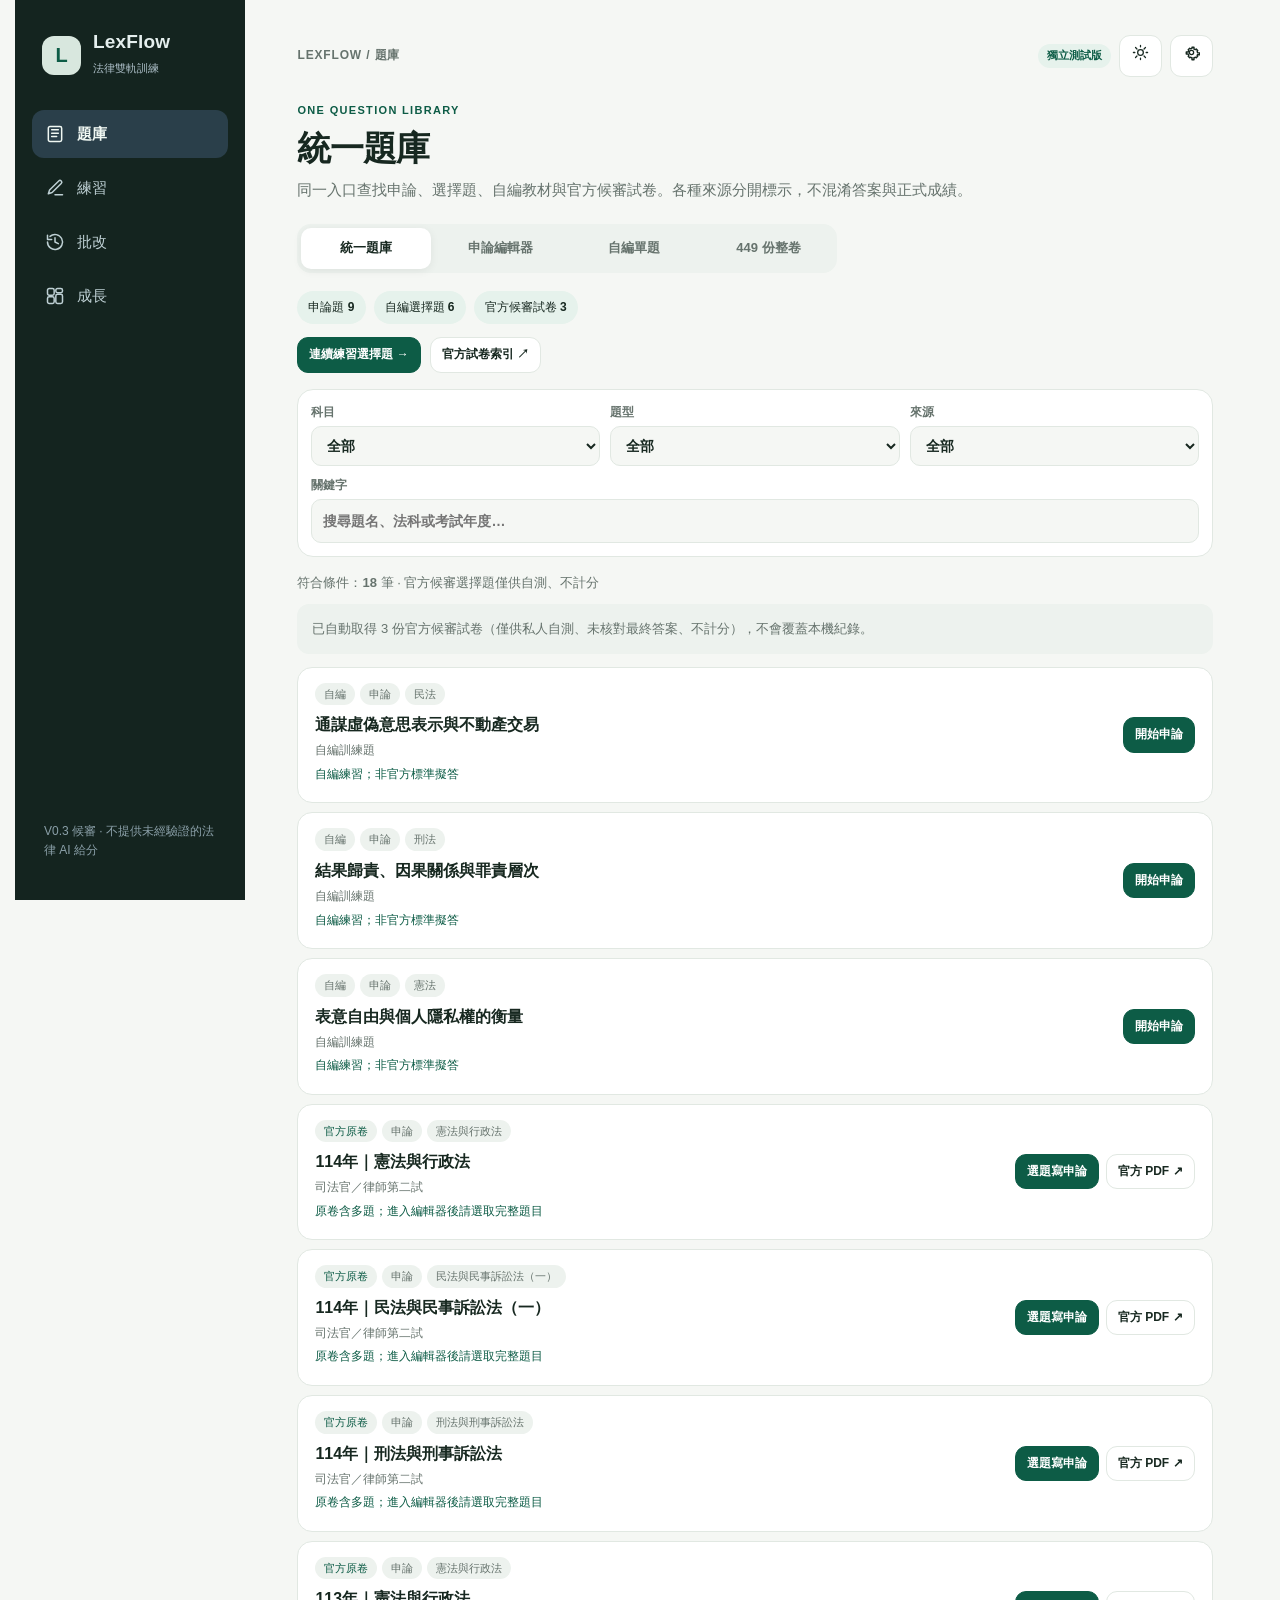
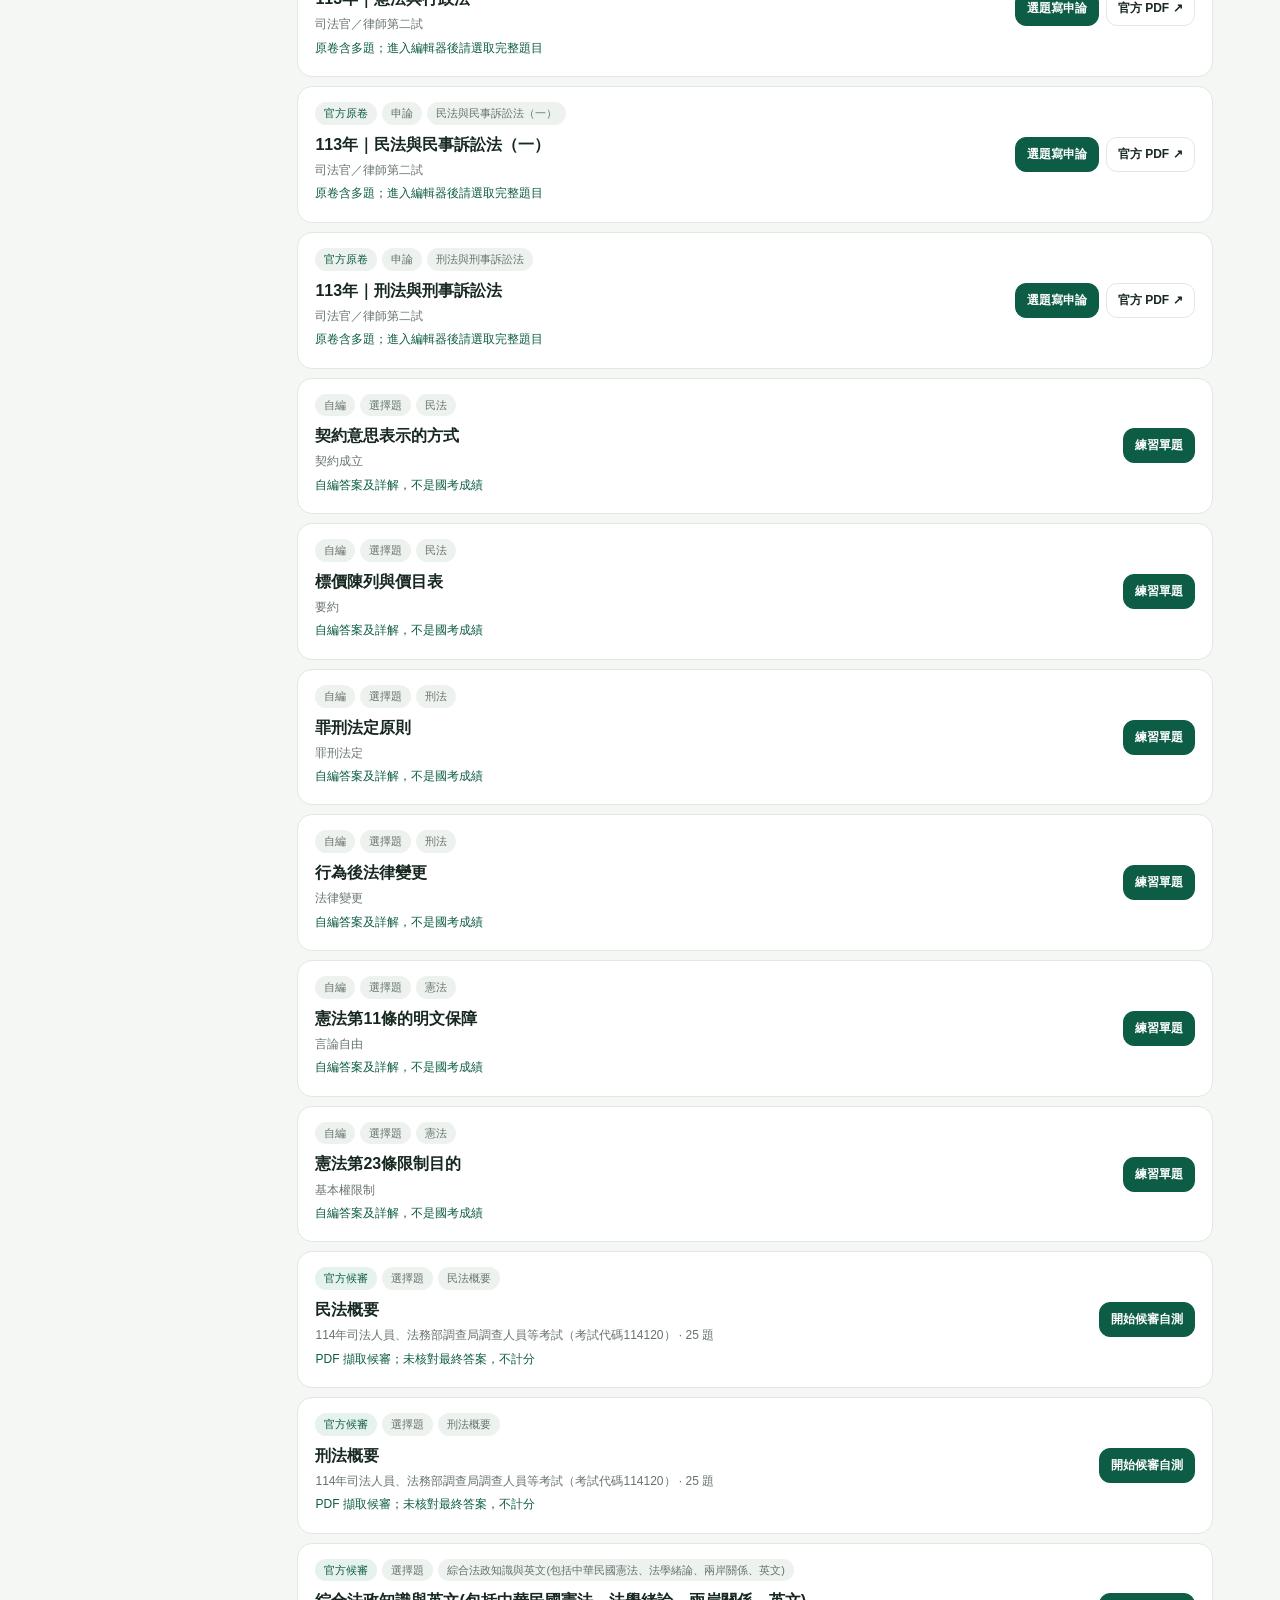
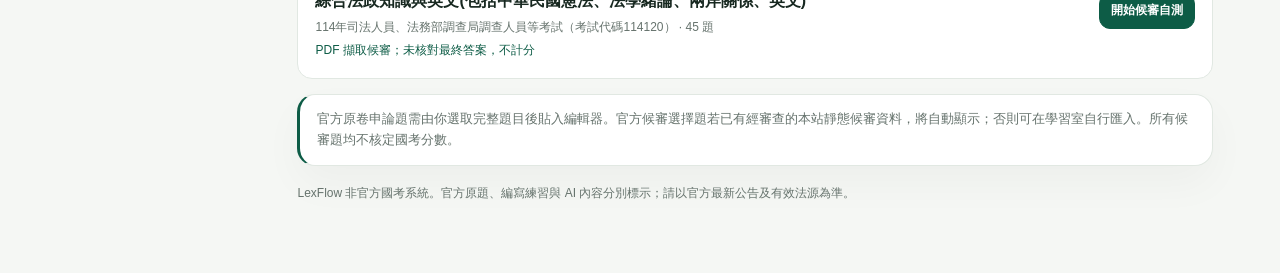
<file: index.html>
<!doctype html>
<html lang="zh-Hant">
<head>
  <meta charset="utf-8">
  <meta name="viewport" content="width=device-width,initial-scale=1,viewport-fit=cover">
  <meta name="theme-color" content="#0e1116">
  <meta name="description" content="統一題庫入口、申論與選擇題練習、官方候審自測及本機安全備份。">
  <title>LexFlow｜法律雙軌學習 V0.3 候審</title>
  <link rel="manifest" href="manifest.webmanifest">
  <link rel="stylesheet" href="styles.css">
  <link rel="stylesheet" href="staging-native.css">
</head>
<body>
  <div id="app"></div>
  <script type="module" src="app.js"></script>
</body>
</html>
</file>
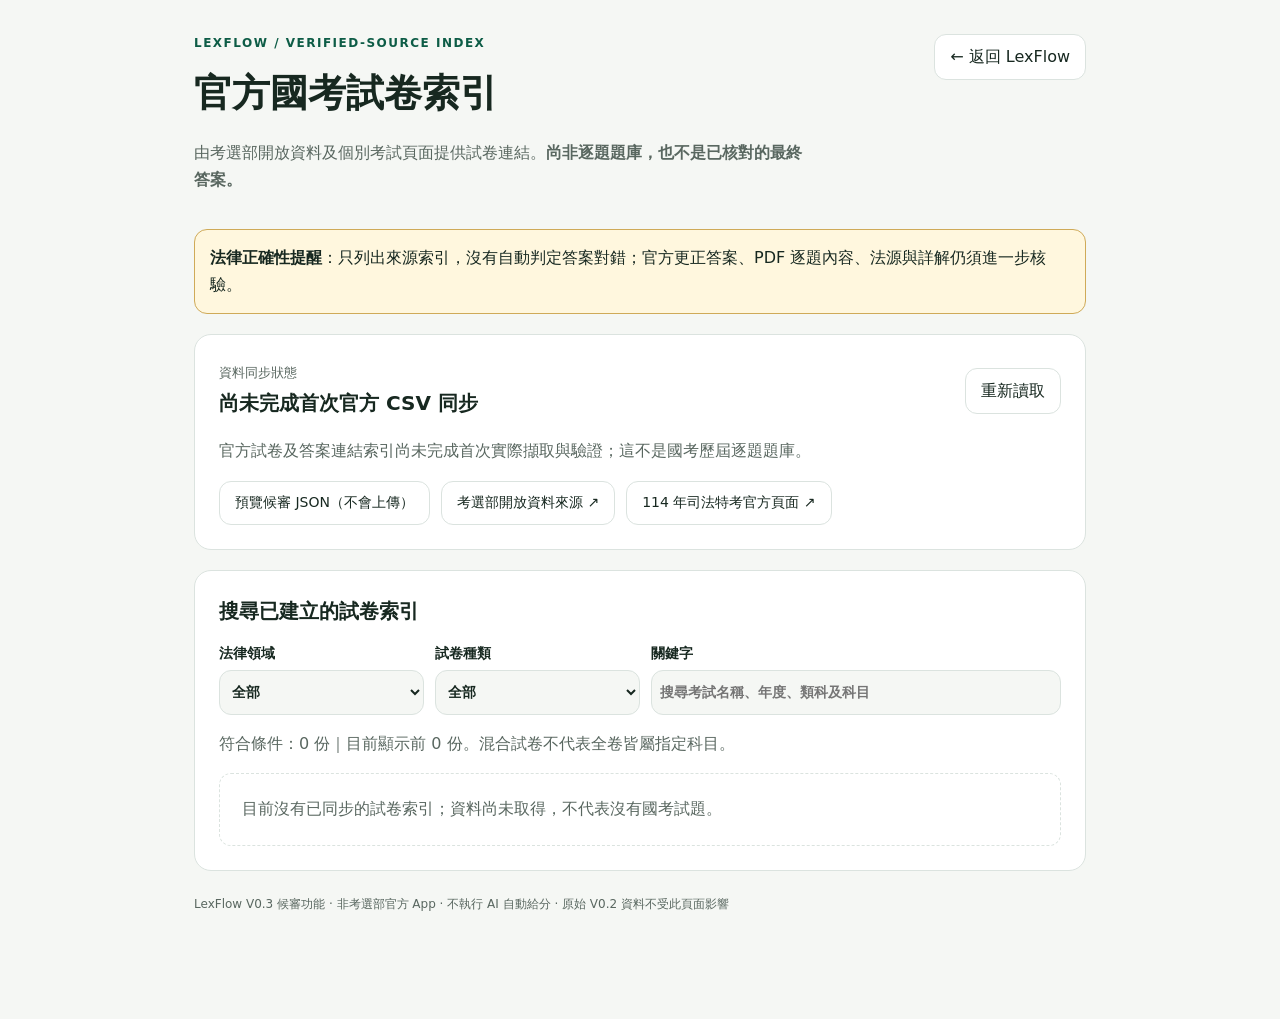
<file: official-index.html>
<!doctype html>
<html lang="zh-Hant">
<head>
  <meta charset="utf-8">
  <meta name="viewport" content="width=device-width,initial-scale=1,viewport-fit=cover">
  <meta name="theme-color" content="#0e1116">
  <meta name="description" content="考選部公開試題網址的候審索引，尚非逐題核驗題庫">
  <title>LexFlow｜官方國考試卷索引（候審）</title>
  <link rel="stylesheet" href="official-index.css">
</head>
<body>
  <main class="wrap">
    <header class="top">
      <div><div class="eyebrow">LEXFLOW / VERIFIED-SOURCE INDEX</div><h1>官方國考試卷索引</h1>
      <p class="desc">由考選部開放資料及個別考試頁面提供試卷連結。<strong>尚非逐題題庫，也不是已核對的最終答案。</strong></p></div>
      <a class="back" href="./">← 返回 LexFlow</a>
    </header>
    <div class="warning" role="note">
      <strong>法律正確性提醒</strong>：只列出來源索引，沒有自動判定答案對錯；官方更正答案、PDF 逐題內容、法源與詳解仍須進一步核驗。
    </div>
    <section class="panel" aria-label="資料狀態">
      <div class="info-head"><div><small>資料同步狀態</small><h2 id="status">正在讀取索引…</h2></div><button id="reload" class="btn" type="button">重新讀取</button></div>
      <p id="meta" class="muted">不會讀取或上傳你的 LexFlow 私人作答。</p>
      <div class="tools">
        <label class="btn ghost">預覽候審 JSON（不會上傳）<input type="file" id="file" accept="application/json,.json" hidden></label>
        <a class="btn ghost" href="https://data.gov.tw/dataset/170565" target="_blank" rel="noopener noreferrer">考選部開放資料來源 ↗</a>
        <a class="btn ghost" href="https://wwwq.moex.gov.tw/exam/wFrmExamQandASearch.aspx?e=114120&amp;y=2025" target="_blank" rel="noopener noreferrer">114 年司法特考官方頁面 ↗</a>
      </div>
    </section>
    <section class="panel" aria-label="官方索引清單">
      <h2>搜尋已建立的試卷索引</h2>
      <div class="filter-grid">
        <label>法律領域<select id="subject"><option value="全部">全部</option><option value="民法">民法</option><option value="刑法">刑法</option><option value="憲法">憲法</option><option value="待分類">待分類混合題</option></select></label>
        <label>試卷種類<select id="type"><option value="全部">全部</option><option value="申論題">申論題</option><option value="測試題">測驗題</option><option value="混合題">混合題</option></select></label>
        <label class="span">關鍵字<input id="search" type="search" placeholder="搜尋考試名稱、年度、類科及科目"></label>
      </div>
      <p class="muted" id="count" role="status">尚未載入</p>
      <div id="results" class="results"></div>
    </section>
    <footer>LexFlow V0.3 候審功能 · 非考選部官方 App · 不執行 AI 自動給分 · 原始 V0.2 資料不受此頁面影響</footer>
  </main>
  <script type="module" src="./official-index.js"></script>
</body>
</html>
</file>
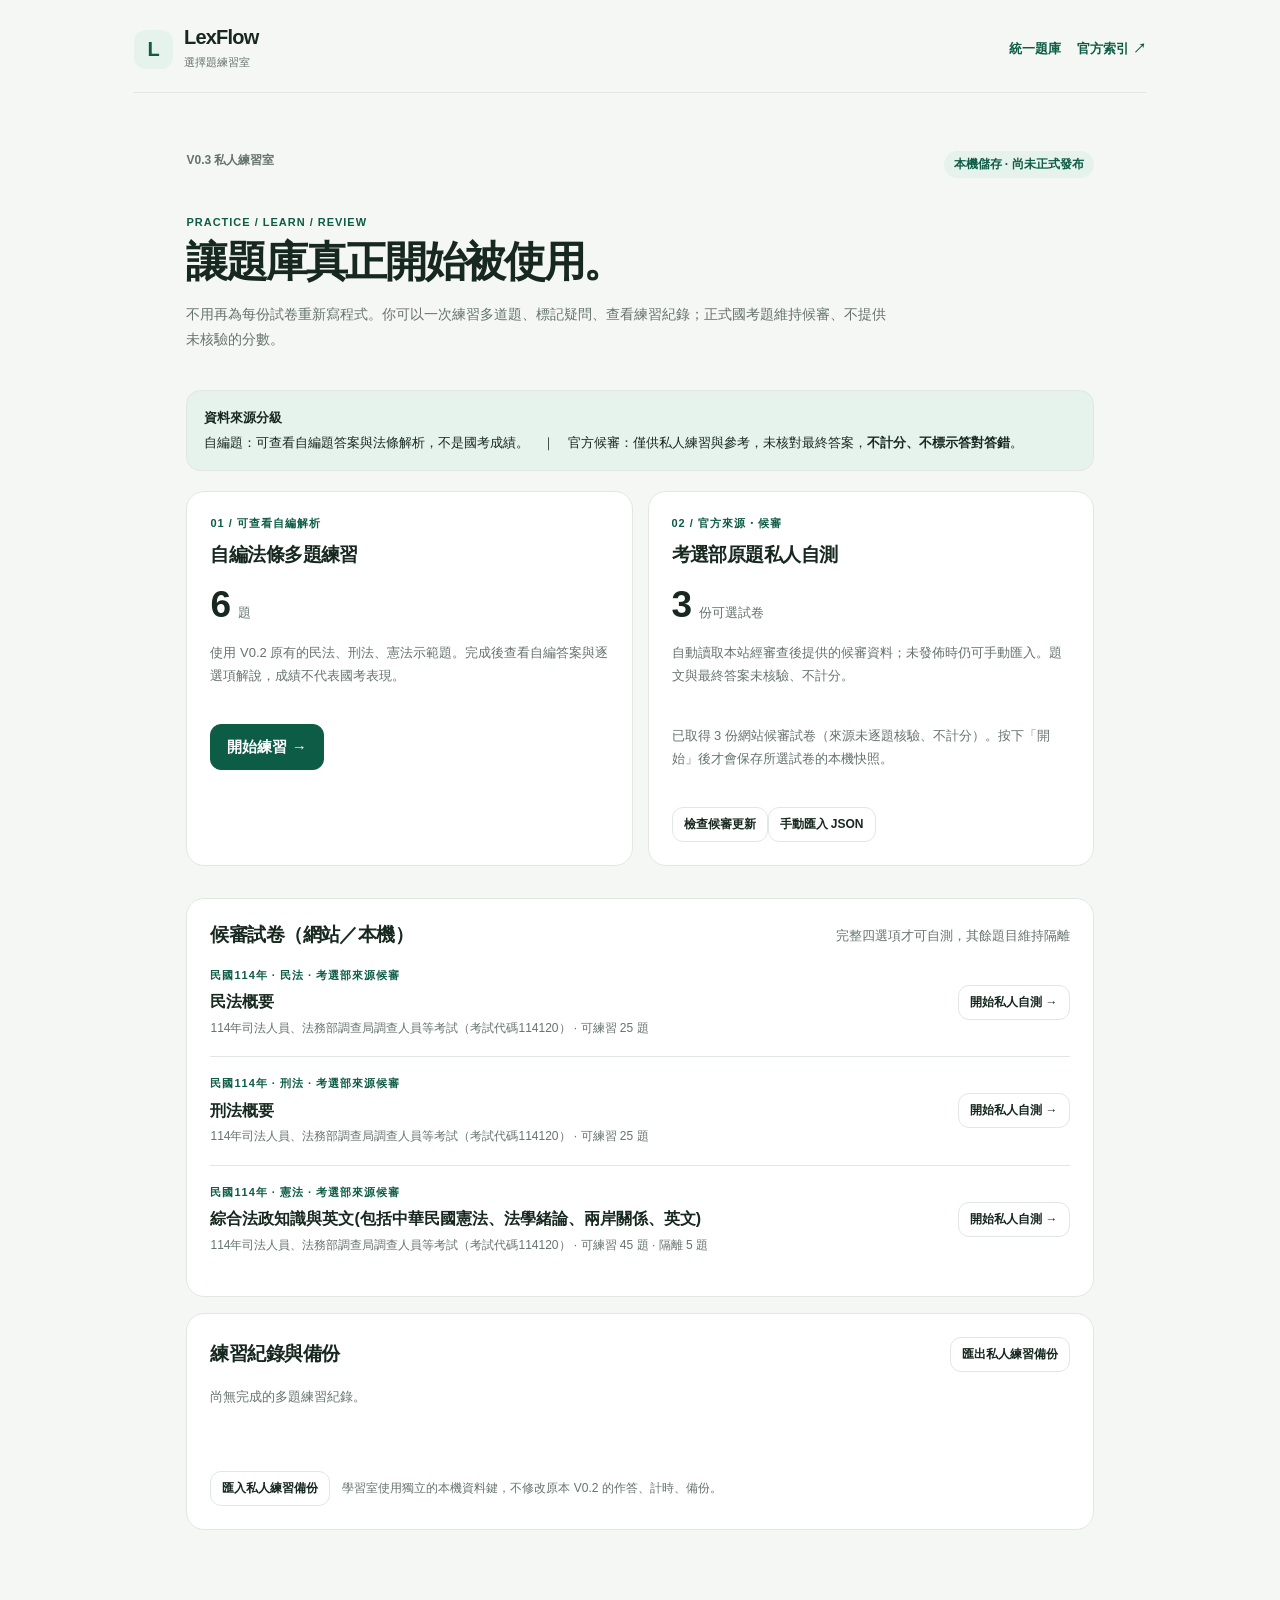
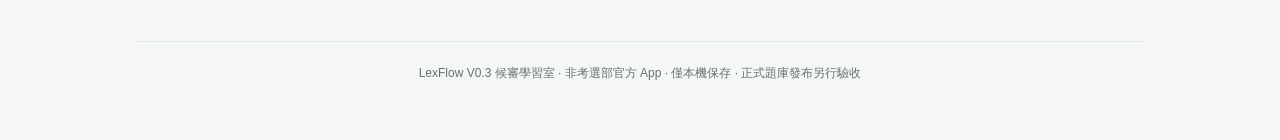
<file: practice-lab.html>
<!doctype html>
<html lang="zh-Hant">
<head>
  <meta charset="utf-8">
  <meta name="viewport" content="width=device-width,initial-scale=1,viewport-fit=cover">
  <meta name="theme-color" content="#0e1116">
  <meta name="description" content="LexFlow V0.3 本機學習室：自編法條題練習與考選部候審試卷私人自測（未核驗、不計分）。">
  <title>LexFlow｜多題學習室 V0.3 候審</title>
  <link rel="stylesheet" href="styles.css">
  <link rel="stylesheet" href="practice-lab.css">
</head>
<body>
  <div id="practice-lab" aria-live="off"></div>
  <script type="module" src="./practice-lab.js"></script>
</body>
</html>
</file>
<file: styles.css>
:root{--bg:#f5f7f4;--paper:#fff;--paper2:#edf2ee;--ink:#172820;--muted:#66736d;--border:#e1e8e2;--accent:#0d5c46;--accentSoft:#e6f2ec;--nav:#14241f;--danger:#a34149;--shadow:0 18px 40px rgba(15,35,35,.035);color-scheme:light}
:root[data-theme="dark"]{--bg:#0e1116;--paper:#171b22;--paper2:#202630;--ink:#f0f3f5;--muted:#aeb7c0;--border:#303944;--accent:#70c5a5;--accentSoft:#20352d;--nav:#101b1b;--danger:#e68c92;--shadow:none;color-scheme:dark}
*{box-sizing:border-box}html{scroll-behavior:smooth}body{margin:0;background:var(--bg);color:var(--ink);font-family:-apple-system,BlinkMacSystemFont,"Noto Sans TC","Microsoft JhengHei",sans-serif;font-size:15px;line-height:1.6}button,input,textarea,select{font:inherit}button{cursor:pointer}a{color:var(--accent);text-decoration:none}a:hover{text-decoration:underline}button:focus-visible,a:focus-visible,input:focus-visible,select:focus-visible,textarea:focus-visible{outline:3px solid #71b7a3;outline-offset:2px}
.shell{max-width:1250px;margin:auto;min-height:100vh;display:grid;grid-template-columns:230px minmax(0,1fr)}aside{background:var(--nav);color:#e5efee;padding:28px 17px;display:flex;flex-direction:column;gap:28px;min-height:100vh;position:sticky;top:0;height:100vh}.brand{display:flex;align-items:center;gap:12px;padding:3px 10px}.brand-mark{width:39px;height:39px;display:grid;place-items:center;border-radius:12px;background:#d5eee3;color:#12372f;font-size:20px;font-weight:800}.brand-title{font-size:19px;line-height:1.2;letter-spacing:.01em}.brand small{font-size:11px;color:#acbec7}.nav{display:grid;gap:6px}.nav button{display:flex;align-items:center;gap:12px;width:100%;text-align:left;border:0;background:transparent;border-radius:12px;padding:12px 13px;color:#bed0d4}.nav button.active{background:#2a3f4a;color:#f0f8f3;font-weight:700}.nav svg{flex:none}aside footer{margin-top:auto;padding:12px;color:#8ba0a9;font-size:12px}main{padding:35px clamp(18px,4.1vw,55px) 70px;min-width:0}.main-head{display:flex;justify-content:space-between;align-items:center;gap:12px;margin-bottom:25px}.crumb{font-size:12px;color:var(--muted);font-weight:700;letter-spacing:.07em}.head-right{display:flex;align-items:center;gap:8px}.mini-action{background:var(--paper);border:1px solid var(--border);color:var(--ink);border-radius:11px;padding:8px 12px}.page-heading{margin-bottom:22px}.page-heading h1{font-size:clamp(24px,3vw,34px);line-height:1.32;letter-spacing:-.035em;margin:3px 0 8px}.page-heading p{color:var(--muted);margin:0}.eyebrow{color:var(--accent);font-size:11px;letter-spacing:.15em;font-weight:800;text-transform:uppercase;margin:0 0 6px}.grid{display:grid;grid-template-columns:repeat(2,minmax(0,1fr));gap:15px}.stats{display:grid;grid-template-columns:repeat(3,minmax(0,1fr));gap:13px;margin:18px 0 25px}.stat,.panel,.paper-card,.notice{background:var(--paper);border:1px solid var(--border);border-radius:18px;box-shadow:var(--shadow)}.stat{padding:20px}.stat b{display:block;font-size:27px;line-height:1.3;letter-spacing:-.03em}.stat span{font-size:12px;color:var(--muted)}.panel{padding:23px;margin-bottom:17px}.panel h2{margin:0 0 13px;font-size:17px;letter-spacing:-.025em}.panel p{margin-top:0}.muted,.hint{color:var(--muted)}.hint{font-size:12px}.label{font-weight:700;font-size:13px;display:block;margin-bottom:8px}.pill{display:inline-block;padding:3px 9px;border-radius:20px;font-size:11px;font-weight:650;background:var(--paper2);color:var(--muted)}.pill.green{background:var(--accentSoft);color:var(--accent)}.pill.red{background:rgba(175,75,78,.09);color:var(--danger)}.btn{border:1px solid var(--border);color:var(--ink);background:var(--paper);padding:10px 16px;border-radius:11px;font-weight:750;display:inline-flex;align-items:center;justify-content:center;gap:8px;transition:transform .1s,background .1s}.btn:hover{background:var(--paper2)}.btn:active{transform:scale(.985)}.btn.primary{background:var(--accent);border-color:var(--accent);color:var(--bg)}:root:not([data-theme="dark"]) .btn.primary{color:white}.btn.ghost{border-color:transparent;background:transparent}.btn.danger{border-color:var(--danger);color:var(--danger)}.btn.small{padding:7px 11px;font-size:12px}.btn:disabled{opacity:.5;cursor:not-allowed}.actions{display:flex;gap:9px;flex-wrap:wrap;align-items:center}.paper-card{padding:19px;margin-bottom:12px;display:flex;gap:15px;align-items:flex-start;justify-content:space-between}.paper-card h3{font-size:15px;line-height:1.4;margin:8px 0 5px}.paper-card p{font-size:12px;color:var(--muted);margin:0 0 7px}.paper-card .actions{justify-content:flex-end}.paper-card .right{flex:none}.meta{display:flex;gap:7px;flex-wrap:wrap;align-items:center}.searchrow{display:flex;gap:10px;align-items:center;flex-wrap:wrap;margin:0 0 18px}.searchrow input,.searchrow select,input.field,textarea.field{background:var(--paper);color:var(--ink);border:1px solid var(--border);border-radius:11px;padding:10px 13px;min-width:0}.searchrow input{flex:1;min-width:150px}.searchrow select{flex:0 0 180px}.field{width:100%}textarea.field{display:block;min-height:230px;resize:vertical;line-height:1.85;padding:15px}textarea.answer{min-height:340px;line-height:1.9;font-size:15px}.editor-head{display:flex;align-items:center;justify-content:space-between;gap:12px;flex-wrap:wrap;margin:0 0 12px}.timer{font-size:19px;font-weight:700;font-variant-numeric:tabular-nums;letter-spacing:.06em}.split{display:grid;grid-template-columns:minmax(0,1fr) minmax(0,1.2fr);gap:14px;align-items:start}.question-block{white-space:pre-wrap;line-height:1.95;background:var(--paper2);border-radius:11px;padding:16px;font-size:14px}.notice{padding:14px 17px;font-size:13px;color:var(--muted);border-left:3px solid var(--accent);margin-bottom:18px}.checkrow{display:flex;gap:9px;align-items:flex-start;margin:8px 0}.checkrow input{margin-top:5px;accent-color:var(--accent)}.keypoints{margin:8px 0;padding-left:20px;font-size:13px;line-height:1.9}.scoregrid{display:grid;grid-template-columns:repeat(5,1fr);gap:8px}.scorecell{padding:10px;border:1px solid var(--border);border-radius:12px;text-align:center}.scorecell b{display:block;font-size:20px}.scorecell span{font-size:11px;color:var(--muted)}.feedbacklist{padding:0;list-style:none;margin:0}.feedbacklist li{padding:12px 0;border-bottom:1px solid var(--border)}.feedbacklist li:last-child{border:0}.blank{background:var(--paper);border:1px dashed var(--border);border-radius:18px;padding:45px 18px;text-align:center;color:var(--muted)}.divider{height:1px;background:var(--border);margin:18px 0}.list-item{display:flex;justify-content:space-between;align-items:center;gap:15px;border-top:1px solid var(--border);padding:15px 0}.list-item:first-child{border-top:0}.list-item strong{font-size:14px}.list-item span{font-size:12px;color:var(--muted)}.textarea-small{min-height:110px!important}.inrow{display:flex;align-items:center;gap:10px}.align-between{display:flex;align-items:center;justify-content:space-between;gap:12px}.toast{position:fixed;bottom:28px;left:50%;transform:translateX(-50%);z-index:30;background:#203a37;color:#fff;padding:12px 18px;border-radius:12px;box-shadow:0 15px 45px #0003;font-size:13px;max-width:90vw}.footnote{font-size:12px;color:var(--muted);margin-top:15px}.bottom-nav{display:none}.empty-icon{font-size:34px;margin:0 0 10px}.linklist{display:grid;gap:8px}.linklist a{padding:11px 12px;border:1px solid var(--border);border-radius:10px}.input-switch{display:flex;align-items:center;gap:10px;font-size:14px}.input-switch input{accent-color:var(--accent)}
@media(max-width:980px){.shell{grid-template-columns:180px minmax(0,1fr)}aside{padding:20px 10px}main{padding:30px 25px 78px}.split{grid-template-columns:1fr}.scoregrid{grid-template-columns:repeat(3,1fr)}}
@media(max-width:700px){.shell{display:block}aside{display:none}main{padding:22px 16px calc(100px + env(safe-area-inset-bottom))}.main-head{margin-bottom:19px}.page-heading h1{font-size:26px}.grid{grid-template-columns:1fr}.stats{gap:8px}.stat{padding:14px}.stat b{font-size:23px}.stat span{font-size:11px}.panel{padding:17px;border-radius:15px}.paper-card{padding:15px;display:block}.paper-card .right{margin-top:12px}.paper-card .actions{justify-content:flex-start}.searchrow select{flex:1;min-width:130px}.searchrow input{flex-basis:100%}.scoregrid{grid-template-columns:repeat(2,1fr)}.bottom-nav{position:fixed;bottom:0;left:0;right:0;display:grid;grid-template-columns:repeat(4,1fr);background:var(--paper);border-top:1px solid var(--border);padding:7px 4px calc(8px + env(safe-area-inset-bottom));z-index:20;box-shadow:0 -4px 24px #0001}.bottom-nav button{background:transparent;border:0;color:var(--muted);display:grid;justify-items:center;gap:2px;font-size:10px;padding:7px 2px;border-radius:9px}.bottom-nav button.active{color:var(--accent);font-weight:800;background:var(--accentSoft)}.bottom-nav svg{width:20px;height:20px}.toast{bottom:calc(89px + env(safe-area-inset-bottom));}}@media(prefers-reduced-motion:reduce){*{scroll-behavior:auto!important;transition:none!important}}

/* V0.2: consistent four-section navigation and mobile-friendly MCQ training */
.brand-mark{background:#d8e7de;color:#0d5c46}
.page-heading h1{font-weight:780}
.page-heading p{max-width:690px}
.eyebrow{letter-spacing:.12em}
.switcher{display:flex;gap:4px;background:var(--paper2);border-radius:14px;padding:4px;margin:0 0 18px;max-width:540px}
.switcher button{flex:1;min-width:0;border:0;border-radius:10px;padding:10px 9px;background:transparent;color:var(--muted);font-size:13px;font-weight:650}
.switcher button.selected{color:var(--ink);background:var(--paper);box-shadow:0 2px 10px #0001}
.quiz-options{display:grid;gap:10px;margin:20px 0}
.quiz-option{display:flex;align-items:flex-start;gap:12px;border:1px solid var(--border);border-radius:13px;padding:14px 14px;cursor:pointer;line-height:1.6;min-height:56px}
.quiz-option input{margin-top:5px;accent-color:var(--accent)}
.quiz-option .option-letter{font-weight:800;color:var(--accent);flex:0 0 20px}
.quiz-option:has(input:checked){background:var(--accentSoft);border-color:var(--accent)}
.quiz-option.correct-option{background:var(--accentSoft);border-color:var(--accent)}
.quiz-option.wrong-option{border-color:var(--danger);background:rgba(179,68,78,.08)}
.quiz-list .paper-card{align-items:center}
.result-banner{border-radius:14px;background:var(--paper2);padding:15px;display:grid;gap:3px;margin:18px 0}
.result-banner strong{font-size:17px}
.result-banner span{font-size:13px;color:var(--muted)}
.explain-list{border-top:1px solid var(--border);margin:12px 0 22px}
.explain-row{padding:14px 4px;display:flex;align-items:flex-start;gap:12px;border-bottom:1px solid var(--border);font-size:14px}
.explain-row strong{color:var(--accent);width:24px;flex:none}
.critical{padding:16px 17px;background:rgba(170,52,64,.10);border:1px solid var(--danger);border-radius:13px;margin-bottom:18px;color:var(--ink)}
.critical p{margin:6px 0 12px}
.persist-warning{position:fixed;left:12px;right:12px;bottom:94px;z-index:35;background:#9d293a;color:#fff;padding:14px 18px;border-radius:14px;box-shadow:0 10px 30px #0003;font-weight:700;max-width:680px;margin:auto}
.text-danger{color:var(--danger)!important;font-weight:800}
@media(min-width:701px){.persist-warning{bottom:22px}}
@media(max-width:700px){.paper-card .right{margin-top:12px}.quiz-option{padding:14px 12px}.switcher button{font-size:12px}.main-head .pill.green{display:none}.page-heading h1{font-size:26px}}

/* V0.3 unified catalogue: one entry, original V0.2 screens preserved as secondary views. */
.catalog-summary{display:flex;gap:8px;flex-wrap:wrap;margin:4px 0 13px}
.catalog-summary span{padding:7px 11px;background:var(--accentSoft);color:var(--ink);border-radius:99px;font-size:12px}
.catalog-shortcuts{display:flex;gap:9px;flex-wrap:wrap;margin:0 0 16px}
.catalog-filter{display:grid;grid-template-columns:repeat(3,minmax(0,1fr));gap:10px;padding:13px;background:var(--paper);border:1px solid var(--border);border-radius:16px}
.catalog-filter label{display:grid;gap:4px;color:var(--muted);font-size:12px;font-weight:700;min-width:0}
.catalog-filter select,.catalog-filter input{min-width:0;width:100%;padding:10px 11px;border-radius:10px;border:1px solid var(--border);background:var(--bg);color:var(--ink);font-size:14px}
.catalog-filter .catalog-search{grid-column:1/-1}
.catalog-count{font-size:13px;color:var(--muted);margin:16px 0 10px}
.catalog-hint{padding:13px 15px;border-radius:12px;background:var(--paper2);color:var(--muted);font-size:13px;margin:0 0 13px;line-height:1.8}
.catalog-list{display:grid;gap:9px;margin:0 0 15px}
.catalog-entry{display:flex;align-items:center;justify-content:space-between;gap:18px;padding:15px 17px;background:var(--paper);border:1px solid var(--border);border-radius:15px;min-width:0}
.catalog-entry-main{min-width:0;flex:1}
.catalog-entry h3{font-size:16px;font-weight:760;line-height:1.45;margin:8px 0 4px;overflow-wrap:anywhere}
.catalog-description,.catalog-warning{font-size:12px;line-height:1.7;color:var(--muted);margin:3px 0;overflow-wrap:anywhere}
.catalog-warning{color:var(--accent)}
.catalog-tags{display:flex;gap:5px;flex-wrap:wrap}
.catalog-tag{background:var(--paper2);padding:2px 9px;border-radius:99px;color:var(--muted);font-size:11px;line-height:1.7}
.catalog-tag.status-pending{color:var(--accent);background:var(--accentSoft)}
.catalog-tag.status-official{color:var(--accent)}
.catalog-entry-actions{display:flex;gap:7px;flex-wrap:wrap;align-items:center;justify-content:flex-end;flex-shrink:0}
.catalog-entry-actions .btn{white-space:nowrap}
@media(max-width:700px){
 .catalog-filter{grid-template-columns:repeat(2,minmax(0,1fr));padding:11px}
 .catalog-entry{display:block;padding:13px 14px}
 .catalog-entry h3{font-size:15px}
 .catalog-entry-actions{justify-content:flex-start;margin-top:10px}
 .catalog-summary{gap:6px}.catalog-summary span{font-size:11px;padding:5px 9px}
 .switcher button{font-size:11px;padding:10px 5px}
}
</file>
<file: staging-native.css>
/* V2.0.1 UI repair: native tokens from LexFlow root (light/dark-safe). */
#staging-bank-host{color:var(--ink)}
#staging-bank-host{max-width:100%;min-width:0;margin-top:12px}
.stage-bank{display:flex;flex-direction:column;gap:14px;min-width:0}
.stage-notice{font-size:13px;line-height:1.7;color:var(--ink);padding:13px 15px;border-radius:14px;border:1px solid var(--border);background:var(--paper2);margin:0}
.stage-record-status{font-size:13px;color:var(--muted);line-height:1.7}
.stage-record-link{align-self:flex-start;color:var(--accent);font-size:13px;text-underline-offset:4px}
.stage-chipbar{display:flex;flex-direction:column;gap:6px}
.stage-field-label{font-size:12px;font-weight:700;color:var(--muted)}
.stage-chips{display:flex;flex-wrap:wrap;gap:6px}
.stage-chip{border-radius:100px;cursor:pointer;border:1px solid var(--border);font:inherit;font-size:13px;font-weight:600;padding:8px 13px;background:transparent;color:inherit;min-height:37px;line-height:1.25}
.stage-chip.active{background:var(--accent);color:var(--bg);border-color:transparent}
.stage-chip:focus-visible,.stage-action:focus-visible{outline:2px solid var(--accent);outline-offset:3px}
.stage-search-row{display:grid;grid-template-columns:minmax(0,1fr) minmax(150px,.45fr);gap:10px;align-items:end}
.stage-search-label{font-size:12px;font-weight:700;display:flex;flex-direction:column;gap:6px;min-width:0;color:var(--muted)}
.stage-search{border-radius:10px;padding:12px;border:1px solid var(--border);background:var(--paper);color:inherit;max-width:100%;font-size:15px;min-height:45px}
.stage-advanced{padding:9px 12px;border:1px solid var(--border);border-radius:12px;min-height:45px;min-width:0}
.stage-advanced summary{font-size:13px;cursor:pointer;line-height:24px}
.stage-options{display:grid;grid-template-columns:repeat(2,minmax(0,1fr));gap:9px;padding-top:10px}
.stage-options label{display:flex;flex-direction:column;gap:6px;font-size:12px;min-width:0}
.stage-select{width:100%;max-width:100%;padding:8px;border-radius:9px;background:var(--paper);color:inherit;border:1px solid var(--border)}
.stage-count{font-size:13px;color:var(--muted);margin:0}
.stage-list{display:grid;gap:10px;grid-template-columns:repeat(auto-fill,minmax(min(270px,100%),1fr));min-width:0}
.stage-paper{border:1px solid var(--border);border-radius:14px;padding:15px;min-width:0;display:flex;flex-direction:column;gap:8px;background:var(--paper)}
.stage-overline{font-size:11px;letter-spacing:.035em;color:var(--muted)}
.stage-paper h3{font-size:16px;line-height:1.55;margin:0;overflow-wrap:anywhere;color:inherit}
.stage-meta{font-size:12px;line-height:1.6;color:var(--muted);margin:0}
.stage-warning{font-size:12px;color:#94531d;line-height:1.6;margin:0}
.stage-actions{display:flex;gap:8px;flex-wrap:wrap;margin-top:auto;padding-top:5px}
.stage-action{display:inline-flex;padding:9px 12px;border-radius:10px;font-size:13px;text-decoration:none;line-height:1.2;border:1px solid var(--border);color:inherit;font-weight:600}
.stage-action.primary{background:var(--accent);border-color:transparent;color:var(--bg)}
.stage-pager{display:flex;justify-content:center;align-items:center;gap:14px;font-size:13px;padding:9px}
.stage-pager button:disabled{opacity:.35;cursor:default}
.stage-error{border:1px solid var(--danger);color:var(--danger);background:var(--paper);border-radius:10px;padding:12px 14px;font-size:14px}
.stage-message{padding:15px;color:var(--muted)}
@media(max-width:560px){.stage-search-row{grid-template-columns:minmax(0,1fr)}.stage-list{grid-template-columns:minmax(0,1fr)}.stage-paper{padding:14px}.stage-chip{font-size:12px;padding:8px 11px}.stage-options{grid-template-columns:repeat(2,minmax(0,1fr))}}

:root[data-theme="dark"] .stage-warning{color:#ebbc8c}
.stage-action.primary{color:#fff}
:root[data-theme="dark"] .stage-action.primary{color:#13231d}
.stage-chip.active{color:#fff}
:root[data-theme="dark"] .stage-chip.active{color:#13231d}

/* Final98 V3: candidates and user practice archive are visually separated. */
.stage-history{margin-top:14px}
.stage-history-section{display:grid;gap:9px}
.stage-history-heading{font-size:15px;font-weight:750;margin:6px 0 0;color:var(--ink)}
.stage-history-card{gap:5px}
.stage-history-card h4{font-size:14px;margin:0;color:var(--ink)}
.stage-history-card .stage-action{align-self:flex-start}
.stage-record-status{overflow-wrap:anywhere}
</file>
<file: official-index.css>
:root{font-family:system-ui,-apple-system,'Noto Sans TC','Microsoft JhengHei',sans-serif;color-scheme:light dark;--bg:#f5f7f4;--card:#fff;--txt:#172820;--muted:#596760;--accent:#0d5c46;--line:#dbe3df;--caution:#fff7de;--caution-border:#cfaa58}
@media(prefers-color-scheme:dark){:root{--bg:#0e1116;--card:#171b22;--txt:#f0f3f5;--muted:#b0bdc3;--accent:#73d0ac;--line:#353d45;--caution:#343022;--caution-border:#af914e}}
*{box-sizing:border-box}body{margin:0;background:var(--bg);color:var(--txt);font-size:16px;line-height:1.65}
.wrap{max-width:960px;padding:clamp(16px,4vw,34px);margin:auto}.top{display:flex;gap:12px;align-items:flex-start;justify-content:space-between;flex-wrap:wrap}.eyebrow{font-size:12px;font-weight:700;letter-spacing:1.5px;color:var(--accent)}h1{font-size:clamp(26px,5vw,38px);margin:8px 0}h2{font-size:20px;margin:0 0 12px}.desc,.muted{color:var(--muted)}.desc{max-width:620px}.back,.btn{border:1px solid var(--line);padding:9px 15px;border-radius:12px;background:var(--card);color:var(--txt);text-decoration:none;font:inherit;cursor:pointer;display:inline-flex;align-items:center;justify-content:center;min-height:44px}.btn:focus-visible,.back:focus-visible,a:focus-visible,select:focus-visible,input:focus-visible{outline:3px solid var(--accent);outline-offset:3px}.ghost{font-size:14px}
.warning{background:var(--caution);border:1px solid var(--caution-border);padding:15px;border-radius:13px;margin:20px 0}.panel{background:var(--card);padding:clamp(16px,4vw,24px);border-radius:17px;border:1px solid var(--line);margin:20px 0}.info-head{display:flex;justify-content:space-between;gap:12px;align-items:center}.info-head small{color:var(--muted)}.info-head h2{margin:2px 0}.tools,.filter-grid{display:flex;gap:11px;flex-wrap:wrap;margin-top:14px}.filter-grid label{flex:1;min-width:130px;font-weight:600;font-size:14px}.filter-grid .span{flex:2;min-width:230px}input[type='search'],select{width:100%;min-height:45px;background:var(--bg);border:1px solid var(--line);border-radius:12px;padding:8px;color:var(--txt);font:inherit;margin-top:5px}.results{display:grid;grid-template-columns:repeat(auto-fit,minmax(min(100%,320px),1fr));gap:12px}.paper{border:1px solid var(--line);border-radius:14px;padding:17px;min-width:0}.paper h3{font-size:17px;margin:8px 0}.paper .tiny{color:var(--muted);font-size:13px}.tags{display:flex;gap:5px;flex-wrap:wrap}.tag{font-size:12px;background:var(--bg);padding:2px 9px;border-radius:100px;border:1px solid var(--line)}.paper a{color:var(--accent);font-weight:700;overflow-wrap:anywhere;display:inline-block;margin:8px 9px 0 0}.empty{padding:22px;border:1px dashed var(--line);border-radius:12px;color:var(--muted)}footer{font-size:12px;color:var(--muted);margin:24px 0 70px}strong{font-weight:750}@media(max-width:600px){.info-head{align-items:flex-start;flex-direction:column}.info-head .btn{width:100%}.tools .btn{width:100%}.filter-grid label{min-width:100%}}
</file>
<file: practice-lab.css>
/* V0.3 private exercise lab — no changes to the V0.2 base styles. */
.lp-shell{min-height:100vh;max-width:1060px;margin:auto;padding:0 24px 35px}
.lp-head{display:flex;align-items:center;justify-content:space-between;gap:16px;padding:25px 0 19px;border-bottom:1px solid var(--border)}
.lp-brand{display:flex;gap:11px;align-items:center}.lp-brandicon{height:39px;width:39px;background:var(--accentSoft);color:var(--accent);display:grid;place-items:center;border-radius:12px;font-size:20px;font-weight:850}
.lp-brand strong{display:block;font-size:20px;letter-spacing:-.04em;line-height:1.2}.lp-brand small{font-size:11px;color:var(--muted)}
.lp-nav{display:flex;gap:16px;align-items:center;font-size:13px;font-weight:650}.lp-status{display:flex;justify-content:space-between;gap:10px;margin:23px 0 14px;color:var(--muted);font-size:12px;font-weight:650}.lp-pill{background:var(--accentSoft);border-radius:99px;padding:4px 10px;color:var(--accent)}
.lp-hero{padding:22px 0 24px}.lp-hero h1{font-size:clamp(26px,4.8vw,42px);line-height:1.27;letter-spacing:-.055em;margin:3px 0 12px}.lp-hero p{color:var(--muted);font-size:14px;max-width:710px;line-height:1.8}
.lp-eyebrow,.lp-kicker{font-size:11px;font-weight:750;letter-spacing:.09em;color:var(--accent)}
.lp-banner,.lp-inline-warning{background:var(--accentSoft);border:1px solid var(--border);border-radius:14px;padding:15px 17px;font-size:13px;line-height:1.85;margin:0 0 20px}.lp-banner strong{display:block}.lp-inline-warning{margin:16px 0;background:var(--paper2);color:var(--muted)}
.lp-grid{display:grid;grid-template-columns:repeat(2,minmax(0,1fr));gap:15px}.lp-card,.lp-question{background:var(--paper);border:1px solid var(--border);border-radius:18px;padding:23px;margin-bottom:16px}.lp-card h2{font-size:19px;line-height:1.4;margin:10px 0 13px;letter-spacing:-.03em}.lp-card>p{font-size:13px;line-height:1.8;color:var(--muted);min-height:70px}
.lp-number{font-size:37px;font-weight:820;letter-spacing:-.045em;line-height:1.25}.lp-number span{font-size:13px;color:var(--muted);font-weight:550;letter-spacing:0}.lp-full{margin-top:16px}.lp-heading{display:flex;justify-content:space-between;align-items:center;flex-wrap:wrap;gap:12px}.lp-heading h2{margin:0}.lp-heading small{color:var(--muted)}
.lp-file{position:absolute;width:1px;height:1px;opacity:0;pointer-events:none}.lp-muted{color:var(--muted);font-size:13px;line-height:1.7}
.lp-paper{padding:18px 0;border-bottom:1px solid var(--border);display:flex;align-items:center;justify-content:space-between;gap:18px}.lp-paper:last-child{border-bottom:0}.lp-paper h3{margin:5px 0 4px;font-size:16px}.lp-paper p{color:var(--muted);font-size:12px;margin:0}
.lp-hist{display:flex;align-items:center;justify-content:space-between;gap:13px;padding:15px 0;border-bottom:1px solid var(--border);font-size:13px}.lp-hist strong{display:block}.lp-hist small{display:block;color:var(--muted)}.lp-hist>span{color:var(--muted);text-align:right}.lp-backup{display:flex;align-items:center;flex-wrap:wrap;gap:12px;margin-top:16px}.lp-backup span{font-size:12px;color:var(--muted)}
.lp-top{display:flex;justify-content:space-between;align-items:start;gap:12px;margin:22px 0 20px}.lp-top h1{margin:5px 0;font-size:clamp(22px,3vw,32px)}.lp-top p{margin:0;color:var(--muted);font-size:13px}.lp-timer{text-align:right;white-space:nowrap}.lp-timer span{font-size:21px;font-weight:800;font-variant-numeric:tabular-nums;display:block}.lp-timer button{margin-top:6px}
.lp-progress-head{display:flex;justify-content:space-between;gap:10px;font-size:13px;font-weight:650}.lp-link{border:0;background:none;color:var(--accent);padding:0;font-size:13px}.lp-track{height:8px;background:var(--paper2);border-radius:9px;overflow:hidden;margin:10px 0 20px}.lp-track>div{background:var(--accent);height:100%;transition:width .15s}.lp-index{display:flex;flex-wrap:wrap;gap:6px;margin-bottom:17px}.lp-index button{min-width:34px;height:34px;padding:0 7px;border-radius:10px;border:1px solid var(--border);background:var(--paper);color:var(--muted);font-size:12px}.lp-index button.current{border-color:var(--accent);color:var(--accent);font-weight:850}.lp-index button.done{background:var(--accentSoft)}.lp-index button.flagged{box-shadow:inset 0 -3px #d7a641}
.lp-question{padding:clamp(18px,3vw,33px)}.lp-qbar{display:flex;justify-content:space-between;gap:12px;align-items:center;font-size:13px;color:var(--muted)}.lp-question h2{font-size:19px;line-height:1.85;font-weight:720;margin:17px 0 20px}.lp-options{display:grid;gap:10px;border:0;margin:0;padding:0;min-width:0}.lp-option{border:1px solid var(--border);border-radius:13px;display:flex;align-items:flex-start;gap:12px;padding:14px 16px;cursor:pointer;font-size:14px;line-height:1.75;word-break:break-word}.lp-option.checked{background:var(--accentSoft);border-color:var(--accent)}.lp-option input{margin-top:7px;accent-color:var(--accent)}.lp-option b{color:var(--accent)}.lp-option span{flex:1}.lp-actions{display:flex;flex-wrap:wrap;align-items:center;gap:10px;margin:15px 0}.lp-submit{justify-content:flex-end}
.lp-result-grid{display:grid;grid-template-columns:repeat(3,minmax(0,1fr));gap:12px}.lp-result-grid>div{background:var(--paper2);border-radius:12px;padding:15px}.lp-result-grid b{display:block;font-size:29px;line-height:1.2}.lp-result-grid b small{font-size:15px;color:var(--muted)}.lp-result-grid span{color:var(--muted);font-size:12px}.lp-review{border-top:1px solid var(--border);padding:13px 0}.lp-review summary{cursor:pointer;display:flex;justify-content:space-between;gap:12px;align-items:center;font-size:13px;font-weight:650}.lp-review summary span{color:var(--accent);white-space:nowrap;font-size:12px}.lp-review>div{font-size:13px;line-height:1.85;padding:12px 0;color:var(--ink)}
.lp-footer{border-top:1px solid var(--border);padding:22px 0;text-align:center;font-size:12px;color:var(--muted);margin-top:25px}.lp-note{padding:12px 15px;background:var(--accentSoft);border-radius:10px;font-size:13px;margin:16px 0}.lp-error{border:1px solid var(--danger);background:var(--paper2);padding:14px;margin-top:14px;border-radius:12px;font-size:13px}.lp-visually-hidden{position:absolute;width:1px;height:1px;overflow:hidden;clip:rect(0,0,0,0);white-space:nowrap}
@media(max-width:700px){.lp-shell{padding:0 14px 23px}.lp-head{padding:15px 0}.lp-nav{gap:9px;font-size:11px}.lp-brand strong{font-size:18px}.lp-hero{padding:19px 0}.lp-grid{grid-template-columns:1fr;gap:0}.lp-card{padding:18px}.lp-card>p{min-height:0}.lp-top{margin:17px 0}.lp-question{padding:16px}.lp-question h2{font-size:17px}.lp-option{padding:12px;min-height:60px}.lp-paper{display:block}.lp-paper button{margin-top:12px}.lp-result-grid b{font-size:24px}.lp-result-grid>div{padding:11px}.lp-review summary{display:block}.lp-review summary span{display:inline}.lp-index{max-height:125px;overflow:auto}.lp-footer{padding-bottom:30px}}

.lp-resume{display:flex;justify-content:space-between;align-items:center;gap:12px;background:var(--accentSoft);padding:13px 16px;border:1px solid var(--border);border-radius:14px}.lp-resume b{display:block;font-size:13px}.lp-resume small{display:block;color:var(--muted);font-size:12px}.lp-resume button{white-space:nowrap}

/* Compact phone-first V0.3 acceptance fixes — not changes to V0.2 rendering. */
.lp-navigator{margin:0 0 13px;border:1px solid var(--border);border-radius:12px;background:var(--paper)}
.lp-navigator summary{cursor:pointer;padding:10px 14px;color:var(--ink);font-size:13px;font-weight:750;min-height:42px}
.lp-navigator summary span{color:var(--muted);font-weight:500;font-size:12px;margin-left:6px}
.lp-navigator .lp-index{padding:5px 12px 12px;margin:0;max-height:180px;overflow:auto}
.lp-exam-detail{font-size:12px;color:var(--muted);margin-top:5px}
.lp-exam-detail summary{cursor:pointer;line-height:1.7}
.lp-exam-detail p{padding:5px 10px 0;line-height:1.7}
.lp-result-actions{display:grid;grid-template-columns:auto auto 1fr;gap:8px;align-items:center;justify-content:start}
.lp-result-actions .lp-backup-action{justify-self:end}
.lp-paper-selected{background:var(--accentSoft);padding:14px!important;border-radius:12px}
@media(max-width:700px){
 .lp-navigator summary{padding:10px 12px}
 .lp-result-grid{gap:7px}
 .lp-result-grid>div{padding:10px 8px;min-width:0}
 .lp-result-grid b{font-size:24px}
 .lp-result-grid span{font-size:11px;word-break:keep-all}
 .lp-result-actions{grid-template-columns:repeat(2,minmax(0,1fr));gap:8px}
 .lp-result-actions .btn:not(.lp-backup-action){min-width:0;padding:10px 6px;font-size:13px}
 .lp-result-actions .lp-backup-action{grid-column:2;justify-self:end;border:0;background:transparent;color:var(--accent);font-size:12px;padding:3px 6px}
 .lp-top{margin:11px 0 13px}
 .lp-track{margin:9px 0 10px}
 .lp-exam-detail{max-width:100%;}
}
</file>
